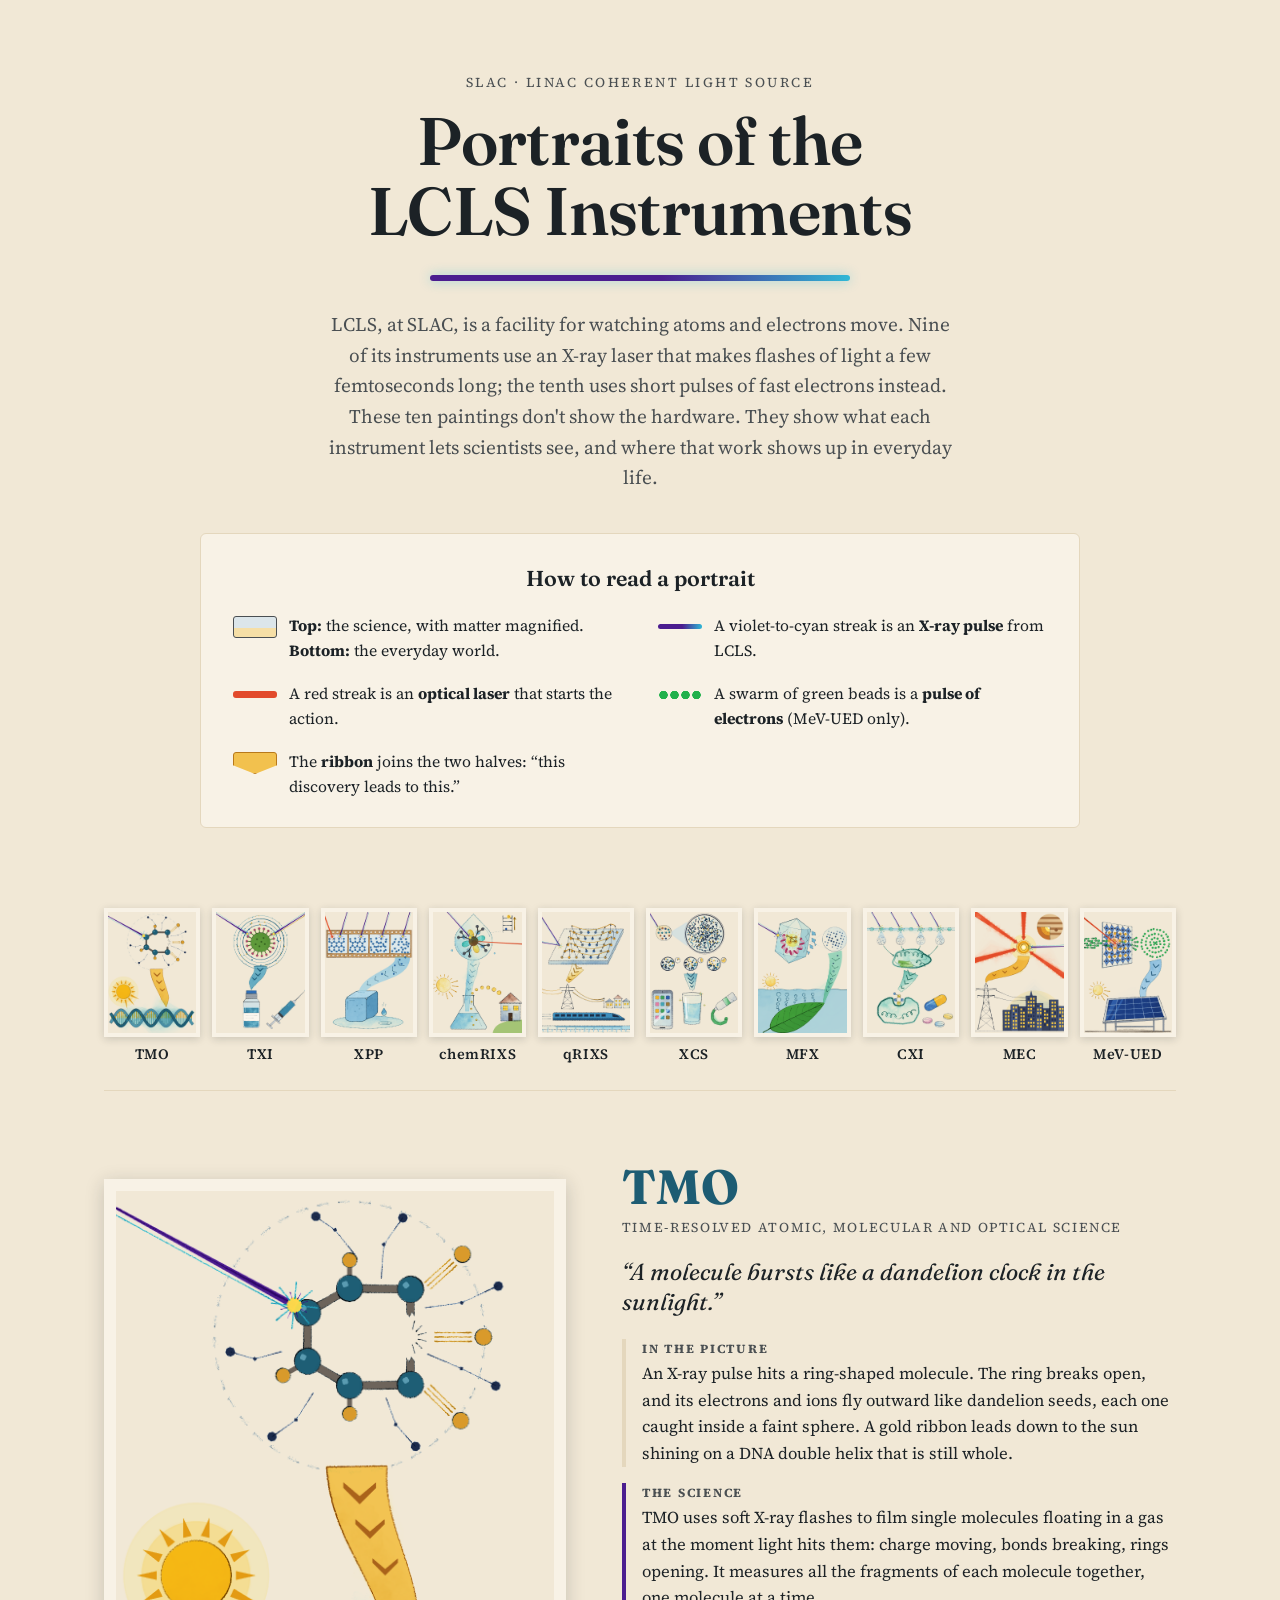
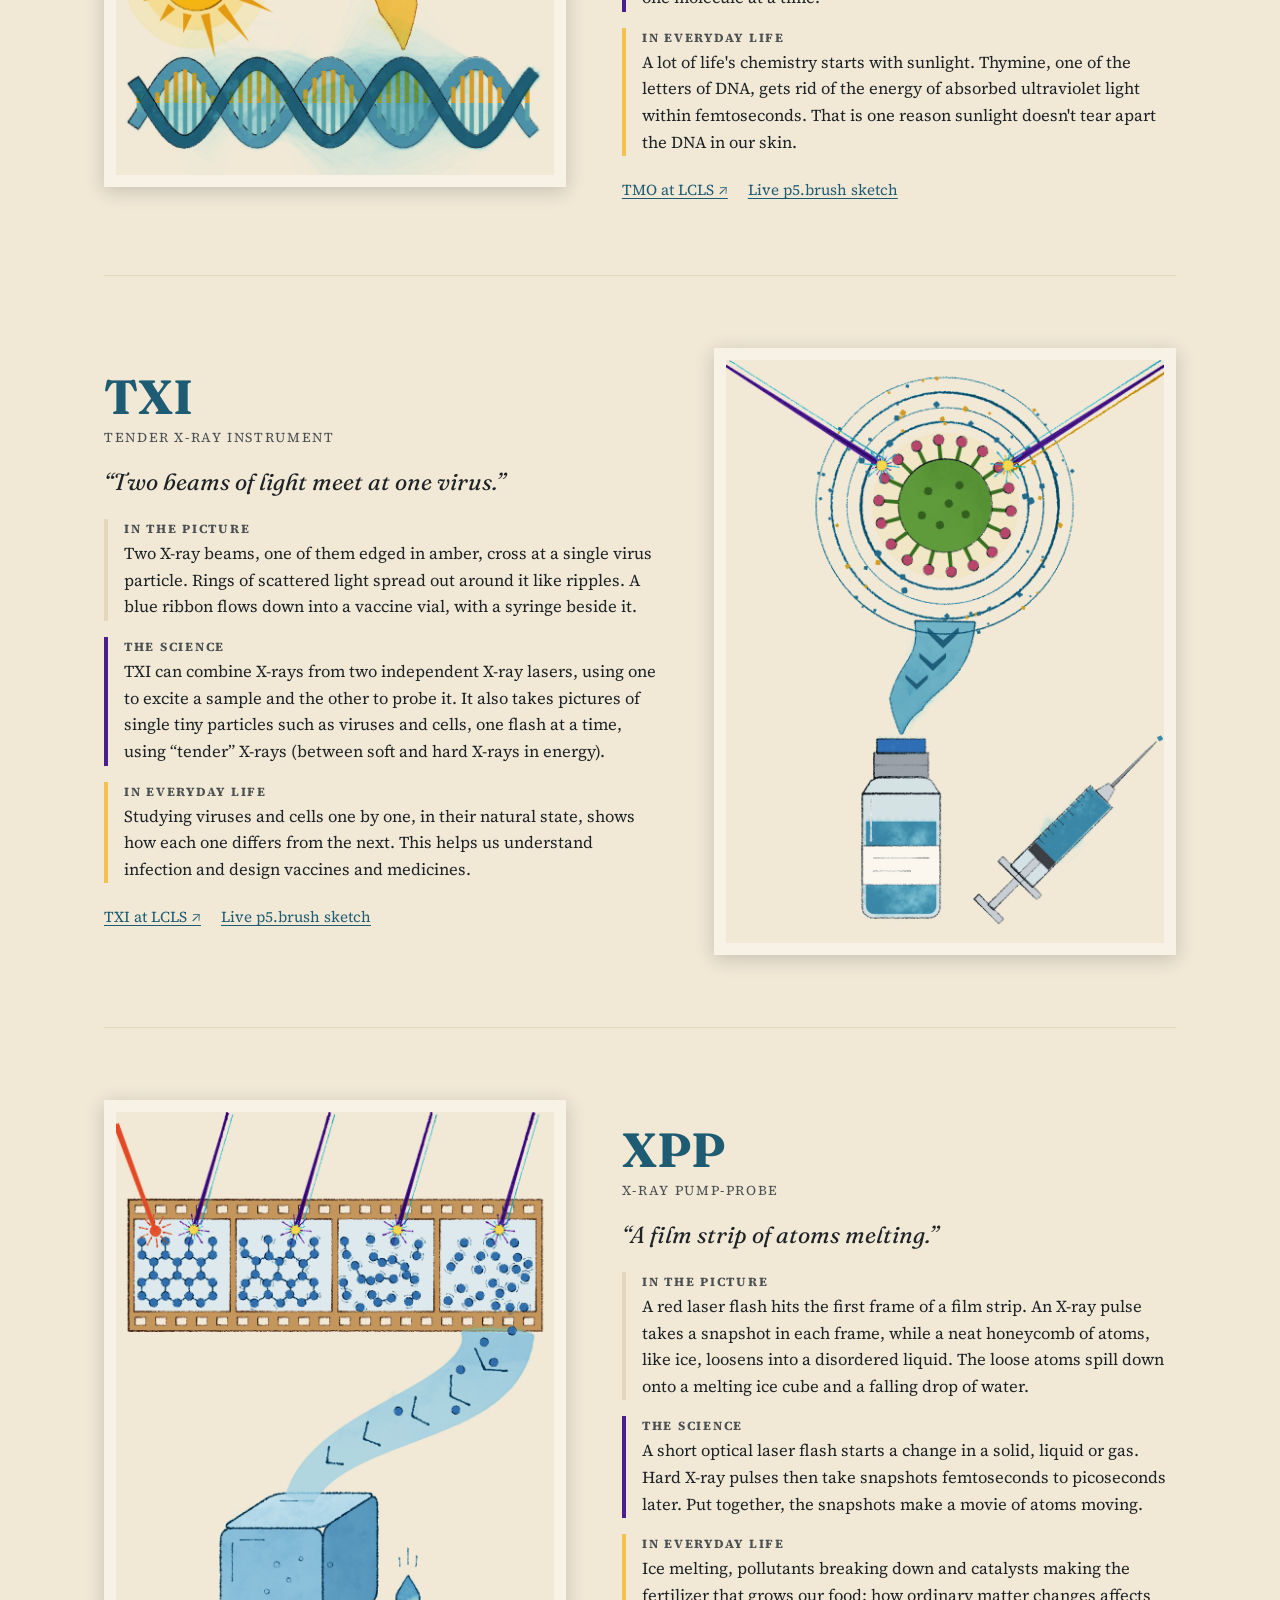
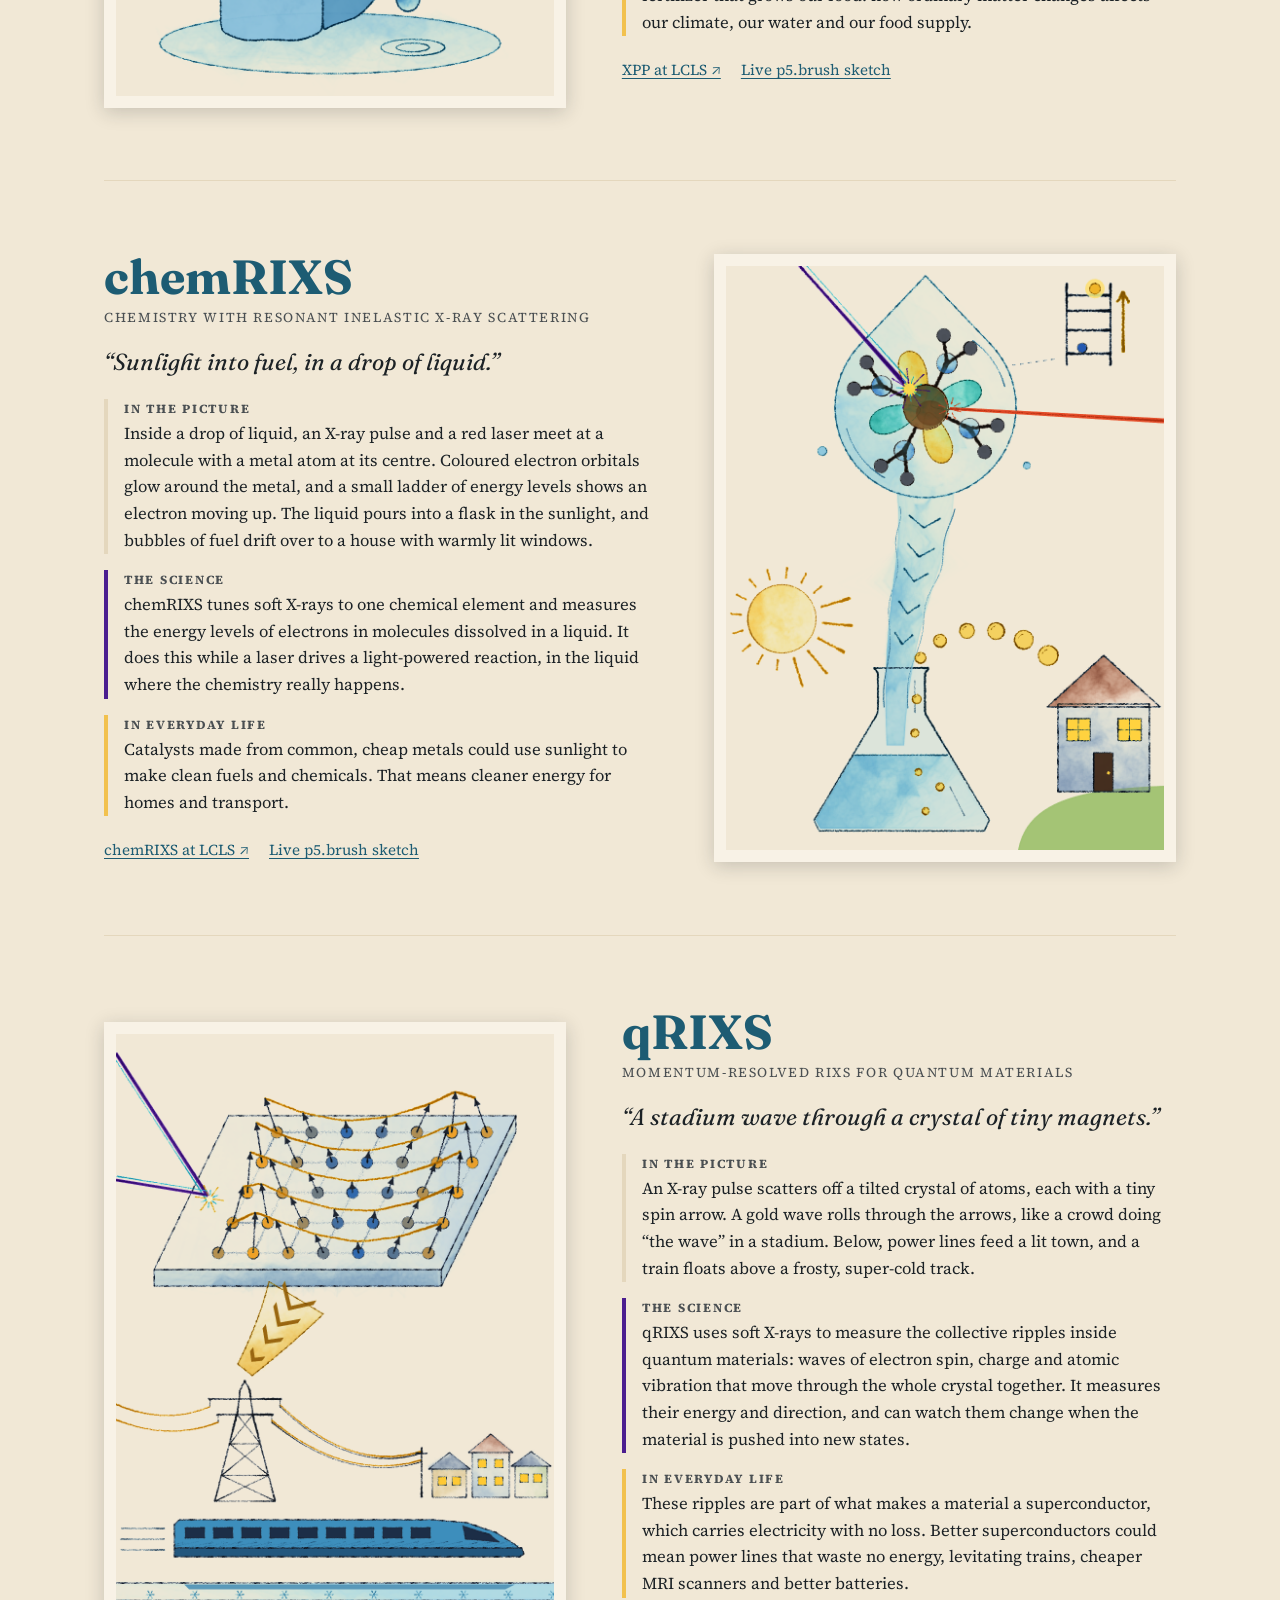
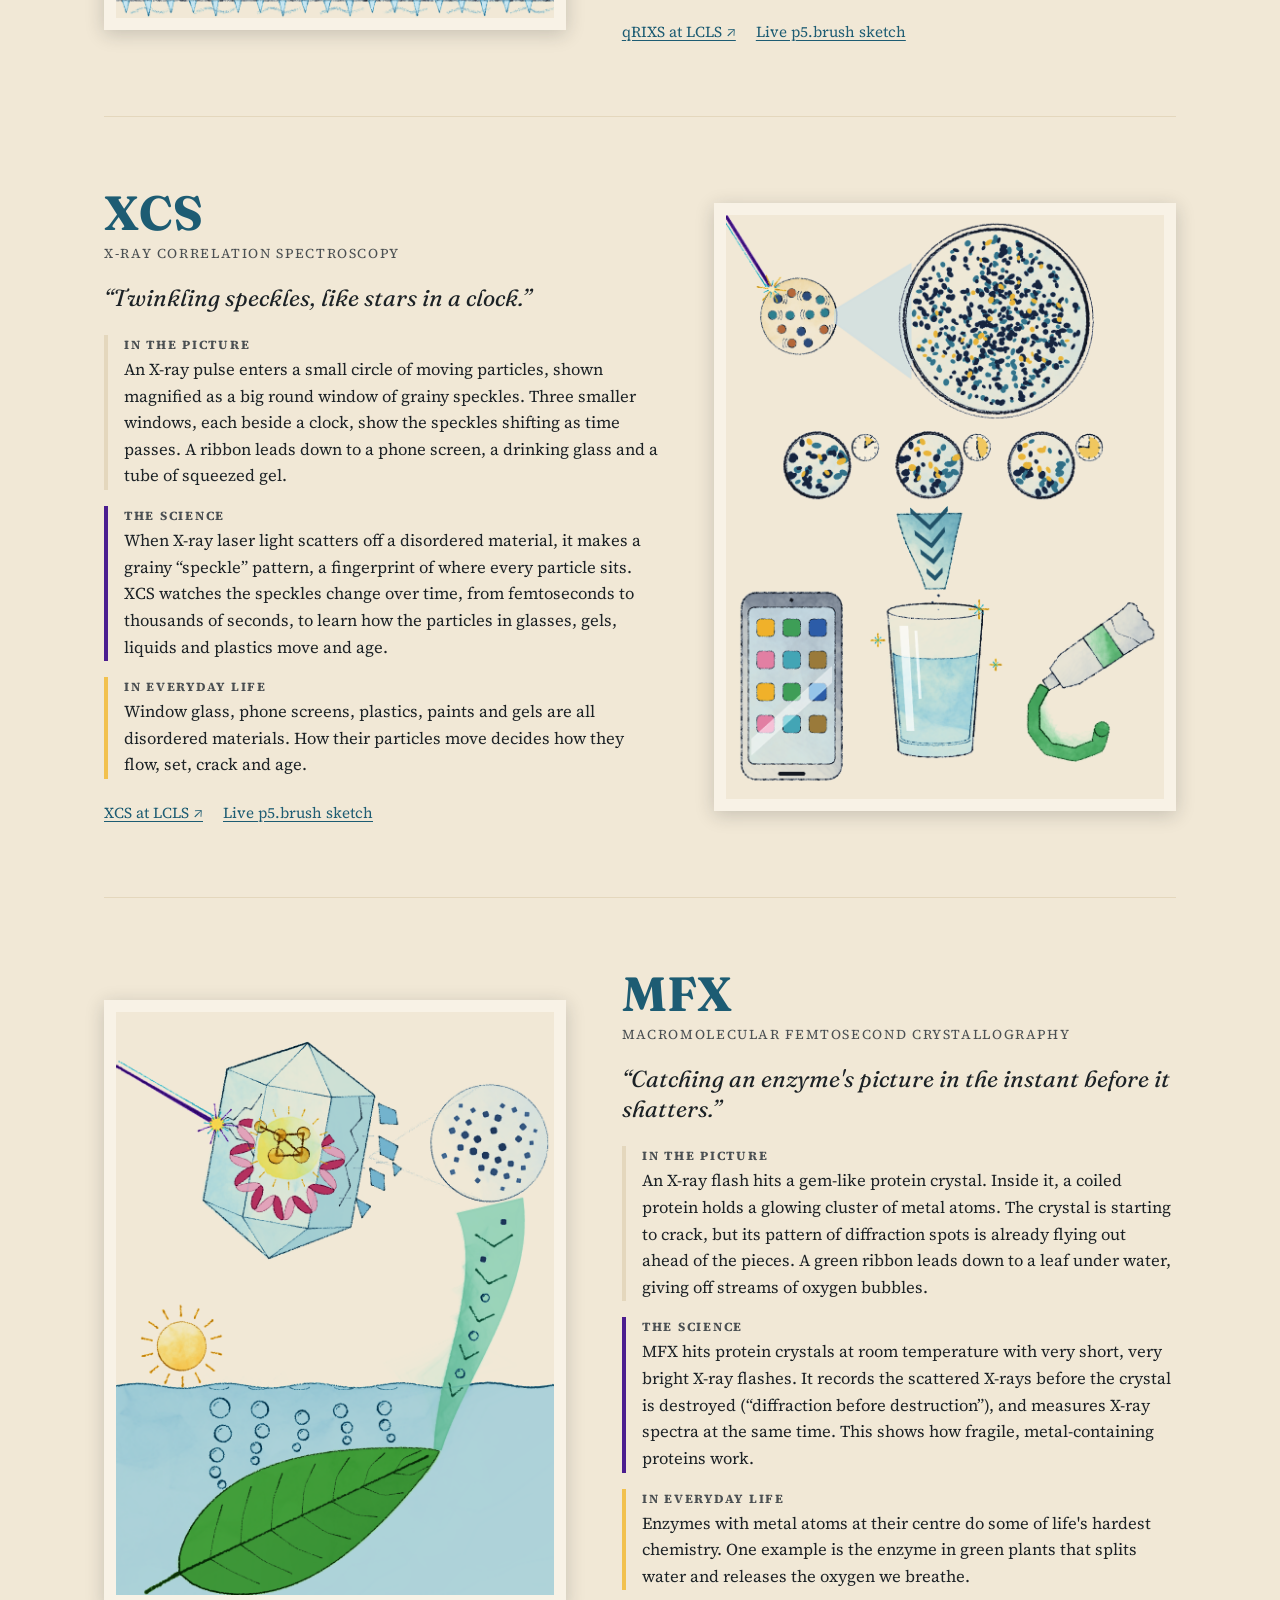
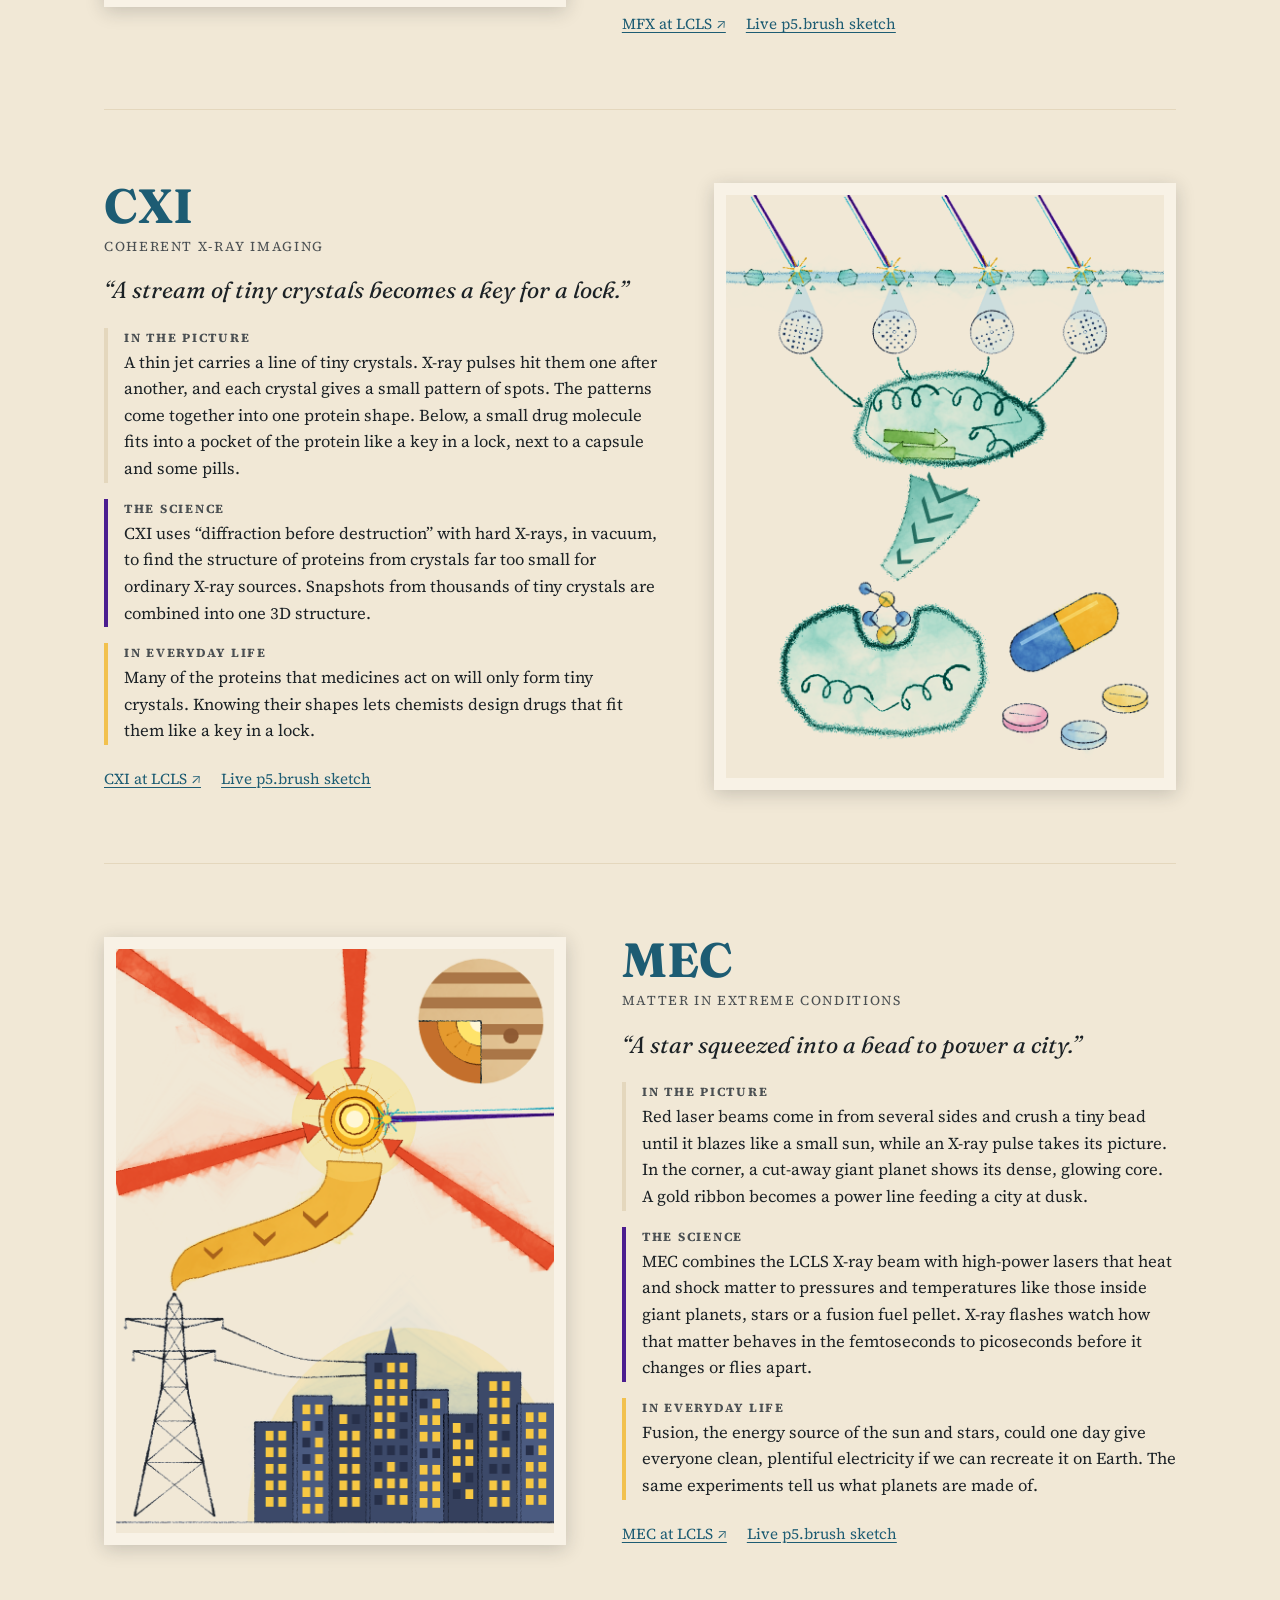
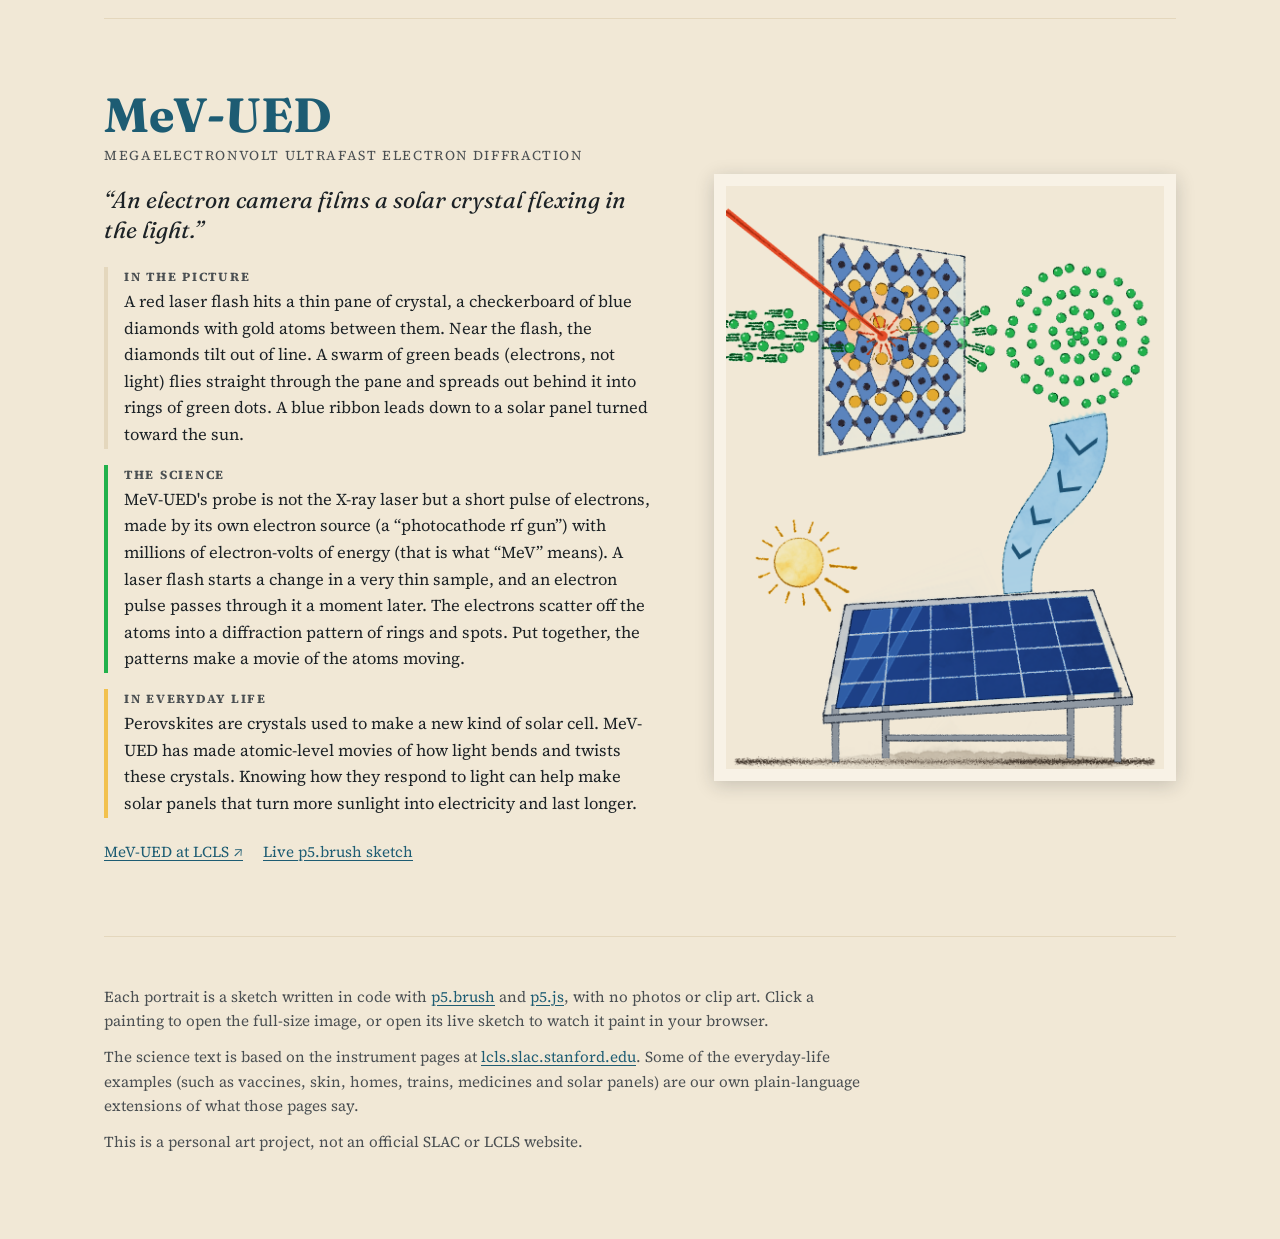
<file: index.html>
<!doctype html>
<html lang="en">
<head>
<meta charset="utf-8">
<meta name="viewport" content="width=device-width, initial-scale=1">
<title>Portraits of the LCLS Instruments</title>
<meta name="description" content="Ten painted portraits of the instruments at SLAC's LCLS, nine that use its X-ray laser and one that uses pulses of electrons: what each one does for science, and how that reaches everyday life.">
<link rel="preconnect" href="https://fonts.googleapis.com">
<link rel="preconnect" href="https://fonts.gstatic.com" crossorigin>
<link href="https://fonts.googleapis.com/css2?family=Fraunces:ital,opsz,wght@0,9..144,400;0,9..144,600;0,9..144,700;1,9..144,400&family=Source+Serif+4:opsz,wght@8..60,400;8..60,700&display=swap" rel="stylesheet">
<link rel="stylesheet" href="style.css">
</head>
<body>
<div class="page">

<header class="site-header">
  <p class="eyebrow">SLAC · Linac Coherent Light Source</p>
  <h1>Portraits of the<br>LCLS Instruments</h1>
  <div class="xray-streak" aria-hidden="true"></div>
  <p class="intro">
    LCLS, at SLAC, is a facility for watching atoms and electrons move. Nine of its
    instruments use an X-ray laser that makes flashes of light a few femtoseconds long;
    the tenth uses short pulses of fast electrons instead. These ten paintings don't
    show the hardware. They show what each instrument lets scientists see, and where
    that work shows up in everyday life.
  </p>

  <section class="how-to-read" aria-labelledby="how-to-read-title">
    <h2 id="how-to-read-title">How to read a portrait</h2>
    <ul class="legend">
      <li><span class="swatch swatch-halves" aria-hidden="true"></span>
        <span><strong>Top:</strong> the science, with matter magnified.
        <strong>Bottom:</strong> the everyday world.</span></li>
      <li><span class="swatch swatch-xray" aria-hidden="true"></span>
        <span>A violet-to-cyan streak is an <strong>X-ray pulse</strong> from LCLS.</span></li>
      <li><span class="swatch swatch-laser" aria-hidden="true"></span>
        <span>A red streak is an <strong>optical laser</strong> that starts the action.</span></li>
      <li><span class="swatch swatch-electron" aria-hidden="true"></span>
        <span>A swarm of green beads is a <strong>pulse of electrons</strong> (MeV-UED only).</span></li>
      <li><span class="swatch swatch-ribbon" aria-hidden="true"></span>
        <span>The <strong>ribbon</strong> joins the two halves: “this discovery leads to this.”</span></li>
    </ul>
  </section>
</header>

<nav aria-label="Instruments">
  <ul class="index">
    <li><a href="#tmo"><img src="images/tmo.png" alt="">TMO</a></li>
    <li><a href="#txi"><img src="images/txi.png" alt="">TXI</a></li>
    <li><a href="#xpp"><img src="images/xpp.png" alt="">XPP</a></li>
    <li><a href="#chemrixs"><img src="images/chemrixs.png" alt="">chemRIXS</a></li>
    <li><a href="#qrixs"><img src="images/qrixs.png" alt="">qRIXS</a></li>
    <li><a href="#xcs"><img src="images/xcs.png" alt="">XCS</a></li>
    <li><a href="#mfx"><img src="images/mfx.png" alt="">MFX</a></li>
    <li><a href="#cxi"><img src="images/cxi.png" alt="">CXI</a></li>
    <li><a href="#mec"><img src="images/mec.png" alt="">MEC</a></li>
    <li><a href="#ued"><img src="images/ued.png" alt="">MeV-UED</a></li>
  </ul>
</nav>

<main>

<figure class="plate" id="tmo">
  <a class="plate-image" href="images/tmo.png">
    <img src="images/tmo.png" width="900" height="1200" loading="lazy"
         alt="A violet X-ray pulse hits a ring-shaped molecule, which breaks open while electrons and ions fly outward. A gold ribbon leads down to a sun shining on a DNA double helix.">
  </a>
  <figcaption>
    <p class="acronym">TMO</p>
    <p class="full-name">Time-resolved Atomic, Molecular and Optical science</p>
    <p class="metaphor">“A molecule bursts like a dandelion clock in the sunlight.”</p>
    <div class="caption-part">
      <h3>In the picture</h3>
      <p>An X-ray pulse hits a ring-shaped molecule. The ring breaks open, and its
      electrons and ions fly outward like dandelion seeds, each one caught inside a
      faint sphere. A gold ribbon leads down to the sun shining on a DNA double helix
      that is still whole.</p>
    </div>
    <div class="caption-part science">
      <h3>The science</h3>
      <p>TMO uses soft X-ray flashes to film single molecules floating in a gas at the
      moment light hits them: charge moving, bonds breaking, rings opening. It measures
      all the fragments of each molecule together, one molecule at a time.</p>
    </div>
    <div class="caption-part everyday">
      <h3>In everyday life</h3>
      <p>A lot of life's chemistry starts with sunlight. Thymine, one of the letters
      of DNA, gets rid of the energy of absorbed ultraviolet light within femtoseconds.
      That is one reason sunlight doesn't tear apart the DNA in our skin.</p>
    </div>
    <ul class="plate-links">
      <li><a href="https://lcls.slac.stanford.edu/instruments/tmo">TMO at LCLS ↗</a></li>
      <li><a href="sketches/tmo.html">Live p5.brush sketch</a></li>
    </ul>
  </figcaption>
</figure>

<figure class="plate" id="txi">
  <a class="plate-image" href="images/txi.png">
    <img src="images/txi.png" width="900" height="1200" loading="lazy"
         alt="Two X-ray beams cross at a single spiky green virus particle surrounded by rings of scattered light. A blue ribbon flows down into a vaccine vial beside a syringe.">
  </a>
  <figcaption>
    <p class="acronym">TXI</p>
    <p class="full-name">Tender X-ray Instrument</p>
    <p class="metaphor">“Two beams of light meet at one virus.”</p>
    <div class="caption-part">
      <h3>In the picture</h3>
      <p>Two X-ray beams, one of them edged in amber, cross at a single virus particle.
      Rings of scattered light spread out around it like ripples. A blue ribbon flows
      down into a vaccine vial, with a syringe beside it.</p>
    </div>
    <div class="caption-part science">
      <h3>The science</h3>
      <p>TXI can combine X-rays from two independent X-ray lasers, using one to excite
      a sample and the other to probe it. It also takes pictures of single tiny particles
      such as viruses and cells, one flash at a time, using “tender” X-rays (between soft
      and hard X-rays in energy).</p>
    </div>
    <div class="caption-part everyday">
      <h3>In everyday life</h3>
      <p>Studying viruses and cells one by one, in their natural state, shows how each
      one differs from the next. This helps us understand infection and design vaccines
      and medicines.</p>
    </div>
    <ul class="plate-links">
      <li><a href="https://lcls.slac.stanford.edu/instruments/txi">TXI at LCLS ↗</a></li>
      <li><a href="sketches/txi.html">Live p5.brush sketch</a></li>
    </ul>
  </figcaption>
</figure>

<figure class="plate" id="xpp">
  <a class="plate-image" href="images/xpp.png">
    <img src="images/xpp.png" width="900" height="1200" loading="lazy"
         alt="A strip of film frames. A red laser flash hits the first frame and X-ray pulses hit each frame as an ordered lattice of atoms loosens into a disordered liquid. The atoms spill down a blue ribbon onto a melting ice cube with a falling drop of water.">
  </a>
  <figcaption>
    <p class="acronym">XPP</p>
    <p class="full-name">X-ray Pump-Probe</p>
    <p class="metaphor">“A film strip of atoms melting.”</p>
    <div class="caption-part">
      <h3>In the picture</h3>
      <p>A red laser flash hits the first frame of a film strip. An X-ray pulse takes
      a snapshot in each frame, while a neat honeycomb of atoms, like ice, loosens into
      a disordered liquid. The loose atoms spill down onto a melting ice cube and a
      falling drop of water.</p>
    </div>
    <div class="caption-part science">
      <h3>The science</h3>
      <p>A short optical laser flash starts a change in a solid, liquid or gas. Hard
      X-ray pulses then take snapshots femtoseconds to picoseconds later. Put together,
      the snapshots make a movie of atoms moving.</p>
    </div>
    <div class="caption-part everyday">
      <h3>In everyday life</h3>
      <p>Ice melting, pollutants breaking down and catalysts making the fertilizer
      that grows our food: how ordinary matter changes affects our climate, our water
      and our food supply.</p>
    </div>
    <ul class="plate-links">
      <li><a href="https://lcls.slac.stanford.edu/instruments/xpp">XPP at LCLS ↗</a></li>
      <li><a href="sketches/xpp.html">Live p5.brush sketch</a></li>
    </ul>
  </figcaption>
</figure>

<figure class="plate" id="chemrixs">
  <a class="plate-image" href="images/chemrixs.png">
    <img src="images/chemrixs.png" width="900" height="1200" loading="lazy"
         alt="Inside a drop of liquid, an X-ray and a red laser meet at a metal-centred molecule with glowing orbital lobes, beside a small energy-level ladder. The liquid pours into a flask under the sun, and bubbles drift from it to a house with lit windows.">
  </a>
  <figcaption>
    <p class="acronym">chemRIXS</p>
    <p class="full-name">Chemistry with Resonant Inelastic X-ray Scattering</p>
    <p class="metaphor">“Sunlight into fuel, in a drop of liquid.”</p>
    <div class="caption-part">
      <h3>In the picture</h3>
      <p>Inside a drop of liquid, an X-ray pulse and a red laser meet at a molecule
      with a metal atom at its centre. Coloured electron orbitals glow around the metal,
      and a small ladder of energy levels shows an electron moving up. The liquid pours
      into a flask in the sunlight, and bubbles of fuel drift over to a house with
      warmly lit windows.</p>
    </div>
    <div class="caption-part science">
      <h3>The science</h3>
      <p>chemRIXS tunes soft X-rays to one chemical element and measures the energy
      levels of electrons in molecules dissolved in a liquid. It does this while a laser
      drives a light-powered reaction, in the liquid where the chemistry really
      happens.</p>
    </div>
    <div class="caption-part everyday">
      <h3>In everyday life</h3>
      <p>Catalysts made from common, cheap metals could use sunlight to make clean
      fuels and chemicals. That means cleaner energy for homes and transport.</p>
    </div>
    <ul class="plate-links">
      <li><a href="https://lcls.slac.stanford.edu/instruments/chemrixs">chemRIXS at LCLS ↗</a></li>
      <li><a href="sketches/chemrixs.html">Live p5.brush sketch</a></li>
    </ul>
  </figcaption>
</figure>

<figure class="plate" id="qrixs">
  <a class="plate-image" href="images/qrixs.png">
    <img src="images/qrixs.png" width="900" height="1200" loading="lazy"
         alt="An X-ray pulse scatters off a tilted grid of atoms, each with a small spin arrow, while a gold wave rolls through the grid. A gold ribbon leads down to power lines feeding a small town and a train floating above a frosty track.">
  </a>
  <figcaption>
    <p class="acronym">qRIXS</p>
    <p class="full-name">Momentum-resolved RIXS for quantum materials</p>
    <p class="metaphor">“A stadium wave through a crystal of tiny magnets.”</p>
    <div class="caption-part">
      <h3>In the picture</h3>
      <p>An X-ray pulse scatters off a tilted crystal of atoms, each with a tiny spin
      arrow. A gold wave rolls through the arrows, like a crowd doing “the wave” in a
      stadium. Below, power lines feed a lit town, and a train floats above a frosty,
      super-cold track.</p>
    </div>
    <div class="caption-part science">
      <h3>The science</h3>
      <p>qRIXS uses soft X-rays to measure the collective ripples inside quantum
      materials: waves of electron spin, charge and atomic vibration that move through
      the whole crystal together. It measures their energy and direction, and can watch
      them change when the material is pushed into new states.</p>
    </div>
    <div class="caption-part everyday">
      <h3>In everyday life</h3>
      <p>These ripples are part of what makes a material a superconductor, which
      carries electricity with no loss. Better superconductors could mean power lines
      that waste no energy, levitating trains, cheaper MRI scanners and better
      batteries.</p>
    </div>
    <ul class="plate-links">
      <li><a href="https://lcls.slac.stanford.edu/instruments/qRIXS">qRIXS at LCLS ↗</a></li>
      <li><a href="sketches/qrixs.html">Live p5.brush sketch</a></li>
    </ul>
  </figcaption>
</figure>

<figure class="plate" id="xcs">
  <a class="plate-image" href="images/xcs.png">
    <img src="images/xcs.png" width="900" height="1200" loading="lazy"
         alt="An X-ray pulse enters a small circle of particles, shown magnified as a large round window of grainy speckles. Three smaller speckle windows, each beside a clock, show the speckles changing over time. Below: a phone, a glass of water and a tube of green gel.">
  </a>
  <figcaption>
    <p class="acronym">XCS</p>
    <p class="full-name">X-ray Correlation Spectroscopy</p>
    <p class="metaphor">“Twinkling speckles, like stars in a clock.”</p>
    <div class="caption-part">
      <h3>In the picture</h3>
      <p>An X-ray pulse enters a small circle of moving particles, shown magnified as a
      big round window of grainy speckles. Three smaller windows, each beside a clock,
      show the speckles shifting as time passes. A ribbon leads down to a phone screen,
      a drinking glass and a tube of squeezed gel.</p>
    </div>
    <div class="caption-part science">
      <h3>The science</h3>
      <p>When X-ray laser light scatters off a disordered material, it makes a grainy
      “speckle” pattern, a fingerprint of where every particle sits. XCS watches the
      speckles change over time, from femtoseconds to thousands of seconds, to learn how
      the particles in glasses, gels, liquids and plastics move and age.</p>
    </div>
    <div class="caption-part everyday">
      <h3>In everyday life</h3>
      <p>Window glass, phone screens, plastics, paints and gels are all disordered
      materials. How their particles move decides how they flow, set, crack and
      age.</p>
    </div>
    <ul class="plate-links">
      <li><a href="https://lcls.slac.stanford.edu/instruments/xcs">XCS at LCLS ↗</a></li>
      <li><a href="sketches/xcs.html">Live p5.brush sketch</a></li>
    </ul>
  </figcaption>
</figure>

<figure class="plate" id="mfx">
  <a class="plate-image" href="images/mfx.png">
    <img src="images/mfx.png" width="900" height="1200" loading="lazy"
         alt="An X-ray flash hits a gem-like protein crystal holding a coiled protein around a glowing cluster of metal atoms. The crystal cracks while a disc of diffraction spots flies ahead. A green ribbon leads down to an underwater leaf giving off oxygen bubbles.">
  </a>
  <figcaption>
    <p class="acronym">MFX</p>
    <p class="full-name">Macromolecular Femtosecond Crystallography</p>
    <p class="metaphor">“Catching an enzyme's picture in the instant before it shatters.”</p>
    <div class="caption-part">
      <h3>In the picture</h3>
      <p>An X-ray flash hits a gem-like protein crystal. Inside it, a coiled protein
      holds a glowing cluster of metal atoms. The crystal is starting to crack, but its
      pattern of diffraction spots is already flying out ahead of the pieces. A green
      ribbon leads down to a leaf under water, giving off streams of oxygen
      bubbles.</p>
    </div>
    <div class="caption-part science">
      <h3>The science</h3>
      <p>MFX hits protein crystals at room temperature with very short, very bright
      X-ray flashes. It records the scattered X-rays before the crystal is destroyed
      (“diffraction before destruction”), and measures X-ray spectra at the same time.
      This shows how fragile, metal-containing proteins work.</p>
    </div>
    <div class="caption-part everyday">
      <h3>In everyday life</h3>
      <p>Enzymes with metal atoms at their centre do some of life's hardest chemistry.
      One example is the enzyme in green plants that splits water and releases the
      oxygen we breathe.</p>
    </div>
    <ul class="plate-links">
      <li><a href="https://lcls.slac.stanford.edu/instruments/mfx">MFX at LCLS ↗</a></li>
      <li><a href="sketches/mfx.html">Live p5.brush sketch</a></li>
    </ul>
  </figcaption>
</figure>

<figure class="plate" id="cxi">
  <a class="plate-image" href="images/cxi.png">
    <img src="images/cxi.png" width="900" height="1200" loading="lazy"
         alt="X-ray pulses hit tiny crystals travelling in a thin jet, each making a small pattern of spots. Arrows merge the patterns into one protein shape. Below, a small molecule fits into a pocket of the protein like a key in a lock, next to a capsule and pills.">
  </a>
  <figcaption>
    <p class="acronym">CXI</p>
    <p class="full-name">Coherent X-ray Imaging</p>
    <p class="metaphor">“A stream of tiny crystals becomes a key for a lock.”</p>
    <div class="caption-part">
      <h3>In the picture</h3>
      <p>A thin jet carries a line of tiny crystals. X-ray pulses hit them one after
      another, and each crystal gives a small pattern of spots. The patterns come
      together into one protein shape. Below, a small drug molecule fits into a pocket
      of the protein like a key in a lock, next to a capsule and some pills.</p>
    </div>
    <div class="caption-part science">
      <h3>The science</h3>
      <p>CXI uses “diffraction before destruction” with hard X-rays, in vacuum, to
      find the structure of proteins from crystals far too small for ordinary X-ray
      sources. Snapshots from thousands of tiny crystals are combined into one 3D
      structure.</p>
    </div>
    <div class="caption-part everyday">
      <h3>In everyday life</h3>
      <p>Many of the proteins that medicines act on will only form tiny crystals.
      Knowing their shapes lets chemists design drugs that fit them like a key in a
      lock.</p>
    </div>
    <ul class="plate-links">
      <li><a href="https://lcls.slac.stanford.edu/instruments/cxi">CXI at LCLS ↗</a></li>
      <li><a href="sketches/cxi.html">Live p5.brush sketch</a></li>
    </ul>
  </figcaption>
</figure>

<figure class="plate" id="mec">
  <a class="plate-image" href="images/mec.png">
    <img src="images/mec.png" width="900" height="1200" loading="lazy"
         alt="Red laser beams converge from several sides on a tiny bead that blazes like a small sun, while an X-ray pulse passes through it. A cut-away giant planet shows its glowing core. A gold ribbon leads to a power line feeding a city with lit windows.">
  </a>
  <figcaption>
    <p class="acronym">MEC</p>
    <p class="full-name">Matter in Extreme Conditions</p>
    <p class="metaphor">“A star squeezed into a bead to power a city.”</p>
    <div class="caption-part">
      <h3>In the picture</h3>
      <p>Red laser beams come in from several sides and crush a tiny bead until it
      blazes like a small sun, while an X-ray pulse takes its picture. In the corner, a
      cut-away giant planet shows its dense, glowing core. A gold ribbon becomes a
      power line feeding a city at dusk.</p>
    </div>
    <div class="caption-part science">
      <h3>The science</h3>
      <p>MEC combines the LCLS X-ray beam with high-power lasers that heat and shock
      matter to pressures and temperatures like those inside giant planets, stars or a
      fusion fuel pellet. X-ray flashes watch how that matter behaves in the
      femtoseconds to picoseconds before it changes or flies apart.</p>
    </div>
    <div class="caption-part everyday">
      <h3>In everyday life</h3>
      <p>Fusion, the energy source of the sun and stars, could one day give everyone
      clean, plentiful electricity if we can recreate it on Earth. The same experiments
      tell us what planets are made of.</p>
    </div>
    <ul class="plate-links">
      <li><a href="https://lcls.slac.stanford.edu/instruments/mec">MEC at LCLS ↗</a></li>
      <li><a href="sketches/mec.html">Live p5.brush sketch</a></li>
    </ul>
  </figcaption>
</figure>

<figure class="plate" id="ued">
  <a class="plate-image" href="images/ued.png">
    <img src="images/ued.png" width="900" height="1200" loading="lazy"
         alt="A red laser hits a thin crystal pane of blue diamonds with gold atoms between them, while green beads with speed lines fly through the pane and spread out into rings of green dots. A blue ribbon leads down to a solar panel under the sun.">
  </a>
  <figcaption>
    <p class="acronym">MeV-UED</p>
    <p class="full-name">Megaelectronvolt Ultrafast Electron Diffraction</p>
    <p class="metaphor">“An electron camera films a solar crystal flexing in the light.”</p>
    <div class="caption-part">
      <h3>In the picture</h3>
      <p>A red laser flash hits a thin pane of crystal, a checkerboard of blue diamonds
      with gold atoms between them. Near the flash, the diamonds tilt out of line. A
      swarm of green beads (electrons, not light) flies straight through the pane and
      spreads out behind it into rings of green dots. A blue ribbon leads down to a
      solar panel turned toward the sun.</p>
    </div>
    <div class="caption-part science">
      <h3>The science</h3>
      <p>MeV-UED's probe is not the X-ray laser but a short pulse of electrons, made by
      its own electron source (a “photocathode rf gun”) with millions of electron-volts
      of energy (that is what “MeV” means). A laser flash starts a change in a very thin
      sample, and an electron pulse passes through it a moment later. The electrons
      scatter off the atoms into a diffraction pattern of rings and spots. Put together,
      the patterns make a movie of the atoms moving.</p>
    </div>
    <div class="caption-part everyday">
      <h3>In everyday life</h3>
      <p>Perovskites are crystals used to make a new kind of solar cell. MeV-UED has made
      atomic-level movies of how light bends and twists these crystals. Knowing how they
      respond to light can help make solar panels that turn more sunlight into
      electricity and last longer.</p>
    </div>
    <ul class="plate-links">
      <li><a href="https://lcls.slac.stanford.edu/instruments/mev-ued">MeV-UED at LCLS ↗</a></li>
      <li><a href="sketches/ued.html">Live p5.brush sketch</a></li>
    </ul>
  </figcaption>
</figure>

</main>

<footer class="site-footer">
  <p>Each portrait is a sketch written in code with
  <a href="https://github.com/acamposuribe/p5.brush">p5.brush</a> and
  <a href="https://p5js.org">p5.js</a>, with no photos or clip art. Click a painting to
  open the full-size image, or open its live sketch to watch it paint in your browser.</p>
  <p>The science text is based on the instrument pages at
  <a href="https://lcls.slac.stanford.edu/instruments">lcls.slac.stanford.edu</a>.
  Some of the everyday-life examples (such as vaccines, skin, homes, trains, medicines
  and solar panels) are our own plain-language extensions of what those pages say.</p>
  <p>This is a personal art project, not an official SLAC or LCLS website.</p>
</footer>

</div>
</body>
</html>
</file>
<file: style.css>
/* Colours are taken from the portraits themselves: the warm paper, the
   dark ink, the violet-to-cyan X-ray streak, the red laser streak, the
   green electron beads (MeV-UED only) and the gold ribbon that joins the
   science half of each painting to its everyday half. */
:root {
  --paper: #f1e8d6;
  --paper-light: #f8f2e6;
  --paper-dark: #e4d7bd;
  --ink: #1c2226;
  --ink-soft: #4a4f52;
  --teal: #1d5c73;
  --xray-violet: #4b1d8f;
  --xray-cyan: #2fb8d6;
  --laser-red: #e24a2b;
  --electron-green: #22b14c;
  --ribbon-gold: #f2c14e;
  --ribbon-gold-dark: #b8791b;

  --display-font: "Fraunces", Georgia, serif;
  --body-font: "Source Serif 4", Georgia, serif;
}

* {
  box-sizing: border-box;
}

html {
  scroll-behavior: smooth;
}

body {
  margin: 0;
  background-color: var(--paper);
  color: var(--ink);
  font-family: var(--body-font);
  font-size: 1.08rem;
  line-height: 1.6;
}

a {
  color: var(--teal);
  text-decoration-thickness: 1px;
  text-underline-offset: 3px;
}

a:hover {
  color: var(--xray-violet);
}

.page {
  max-width: 1120px;
  margin: 0 auto;
  padding: 0 24px;
}

/* ---------- Header ---------- */

.site-header {
  padding: 72px 0 32px;
  text-align: center;
}

.eyebrow {
  margin: 0 0 12px;
  font-size: 0.85rem;
  letter-spacing: 0.18em;
  text-transform: uppercase;
  color: var(--ink-soft);
}

.site-header h1 {
  margin: 0;
  font-family: var(--display-font);
  font-weight: 600;
  font-size: clamp(2.4rem, 6vw, 4.2rem);
  line-height: 1.05;
  letter-spacing: -0.01em;
}

/* A painted-looking X-ray streak under the title. */
.xray-streak {
  width: min(420px, 70%);
  height: 6px;
  margin: 28px auto;
  border-radius: 3px;
  background: linear-gradient(90deg, var(--xray-violet) 0%, var(--xray-violet) 55%, var(--xray-cyan) 100%);
  box-shadow: 0 0 12px rgba(47, 184, 214, 0.45);
}

.intro {
  max-width: 640px;
  margin: 0 auto;
  font-size: 1.2rem;
  color: var(--ink-soft);
}

/* ---------- How to read a portrait ---------- */

.how-to-read {
  margin: 40px auto 0;
  padding: 28px 32px;
  max-width: 880px;
  background: var(--paper-light);
  border: 1px solid var(--paper-dark);
  border-radius: 6px;
}

.how-to-read h2 {
  margin: 0 0 16px;
  font-family: var(--display-font);
  font-weight: 600;
  font-size: 1.35rem;
  text-align: center;
}

.legend {
  display: grid;
  grid-template-columns: repeat(2, 1fr);
  gap: 18px 36px;
  margin: 0;
  padding: 0;
  list-style: none;
  font-size: 0.98rem;
  text-align: left;
}

.legend li {
  display: flex;
  gap: 12px;
  align-items: flex-start;
}

.swatch {
  flex: none;
  width: 44px;
  height: 22px;
  margin-top: 3px;
  border-radius: 3px;
}

.swatch-halves {
  background: linear-gradient(180deg, #dce6ea 0%, #dce6ea 55%, #f6dfa6 55%, #f6dfa6 100%);
  border: 1px solid var(--ink-soft);
}

.swatch-xray {
  height: 5px;
  margin-top: 11px;
  background: linear-gradient(90deg, var(--xray-violet) 55%, var(--xray-cyan));
}

.swatch-laser {
  height: 7px;
  margin-top: 10px;
  background: var(--laser-red);
}

.swatch-electron {
  height: 10px;
  margin-top: 9px;
  background: radial-gradient(circle, var(--electron-green) 0 4px, transparent 4.5px) 0 0 / 11px 10px repeat-x;
}

.swatch-ribbon {
  background: var(--ribbon-gold);
  border: 1px solid var(--ribbon-gold-dark);
  clip-path: polygon(0 0, 100% 0, 100% 60%, 50% 100%, 0 60%);
}

/* ---------- Thumbnail index ---------- */

.index {
  display: grid;
  grid-template-columns: repeat(10, minmax(0, 1fr));
  gap: 12px;
  margin: 48px 0 24px;
  padding: 0;
  list-style: none;
}

.index a {
  display: block;
  text-align: center;
  text-decoration: none;
  color: var(--ink);
  font-weight: 600;
  font-size: 0.9rem;
  letter-spacing: 0.04em;
}

.index img {
  display: block;
  width: 100%;
  aspect-ratio: 3 / 4;
  object-fit: cover;
  margin-bottom: 6px;
  border: 4px solid var(--paper-light);
  box-shadow: 0 2px 8px rgba(28, 34, 38, 0.18);
  transition: transform 0.15s ease;
}

.index a:hover img {
  transform: translateY(-4px);
}

/* ---------- One plate per instrument ---------- */

.plate {
  display: grid;
  grid-template-columns: 5fr 6fr;
  gap: 56px;
  align-items: center;
  margin: 0;
  padding: 72px 0;
  border-top: 1px solid var(--paper-dark);
  scroll-margin-top: 16px;
}

/* Alternate the side the painting sits on, like pages in a book. */
.plate:nth-of-type(even) {
  grid-template-columns: 6fr 5fr;
}

.plate:nth-of-type(even) .plate-image {
  order: 2;
}

.plate-image {
  display: block;
  padding: 12px;
  background: var(--paper-light);
  box-shadow: 0 4px 18px rgba(28, 34, 38, 0.2);
}

.plate-image img {
  display: block;
  width: 100%;
  height: auto;
}

.plate figcaption {
  font-size: 1.04rem;
}

.acronym {
  margin: 0;
  font-family: var(--display-font);
  font-weight: 700;
  font-size: 3rem;
  line-height: 1;
  color: var(--teal);
}

.full-name {
  margin: 6px 0 0;
  font-size: 0.85rem;
  letter-spacing: 0.12em;
  text-transform: uppercase;
  color: var(--ink-soft);
}

.metaphor {
  margin: 18px 0 22px;
  font-family: var(--display-font);
  font-style: italic;
  font-weight: 400;
  font-size: 1.45rem;
  line-height: 1.3;
}

.caption-part {
  margin: 0 0 16px;
  padding-left: 16px;
  border-left: 4px solid var(--paper-dark);
}

.caption-part h3 {
  margin: 0 0 2px;
  font-family: var(--body-font);
  font-size: 0.78rem;
  font-weight: 700;
  letter-spacing: 0.14em;
  text-transform: uppercase;
  color: var(--ink-soft);
}

.caption-part p {
  margin: 0;
}

.caption-part.science {
  border-left-color: var(--xray-violet);
}

/* MeV-UED probes with electrons, not X-rays. */
#ued .caption-part.science {
  border-left-color: var(--electron-green);
}

.caption-part.everyday {
  border-left-color: var(--ribbon-gold);
}

.plate-links {
  display: flex;
  flex-wrap: wrap;
  gap: 8px 20px;
  margin: 22px 0 0;
  padding: 0;
  list-style: none;
  font-size: 0.95rem;
}

/* ---------- Footer ---------- */

.site-footer {
  padding: 48px 0 72px;
  border-top: 1px solid var(--paper-dark);
  font-size: 0.95rem;
  color: var(--ink-soft);
}

.site-footer p {
  max-width: 760px;
  margin: 0 0 12px;
}

/* ---------- Small screens ---------- */

@media (max-width: 860px) {
  .index {
    grid-template-columns: repeat(5, minmax(0, 1fr));
  }

  .index a {
    font-size: 0.72rem;
    white-space: nowrap;
  }

  .legend {
    grid-template-columns: 1fr;
  }

  .plate,
  .plate:nth-of-type(even) {
    grid-template-columns: 1fr;
    gap: 28px;
    padding: 48px 0;
  }

  .plate:nth-of-type(even) .plate-image {
    order: 0;
  }

  .plate-image {
    max-width: 480px;
    margin: 0 auto;
  }
}
</file>
